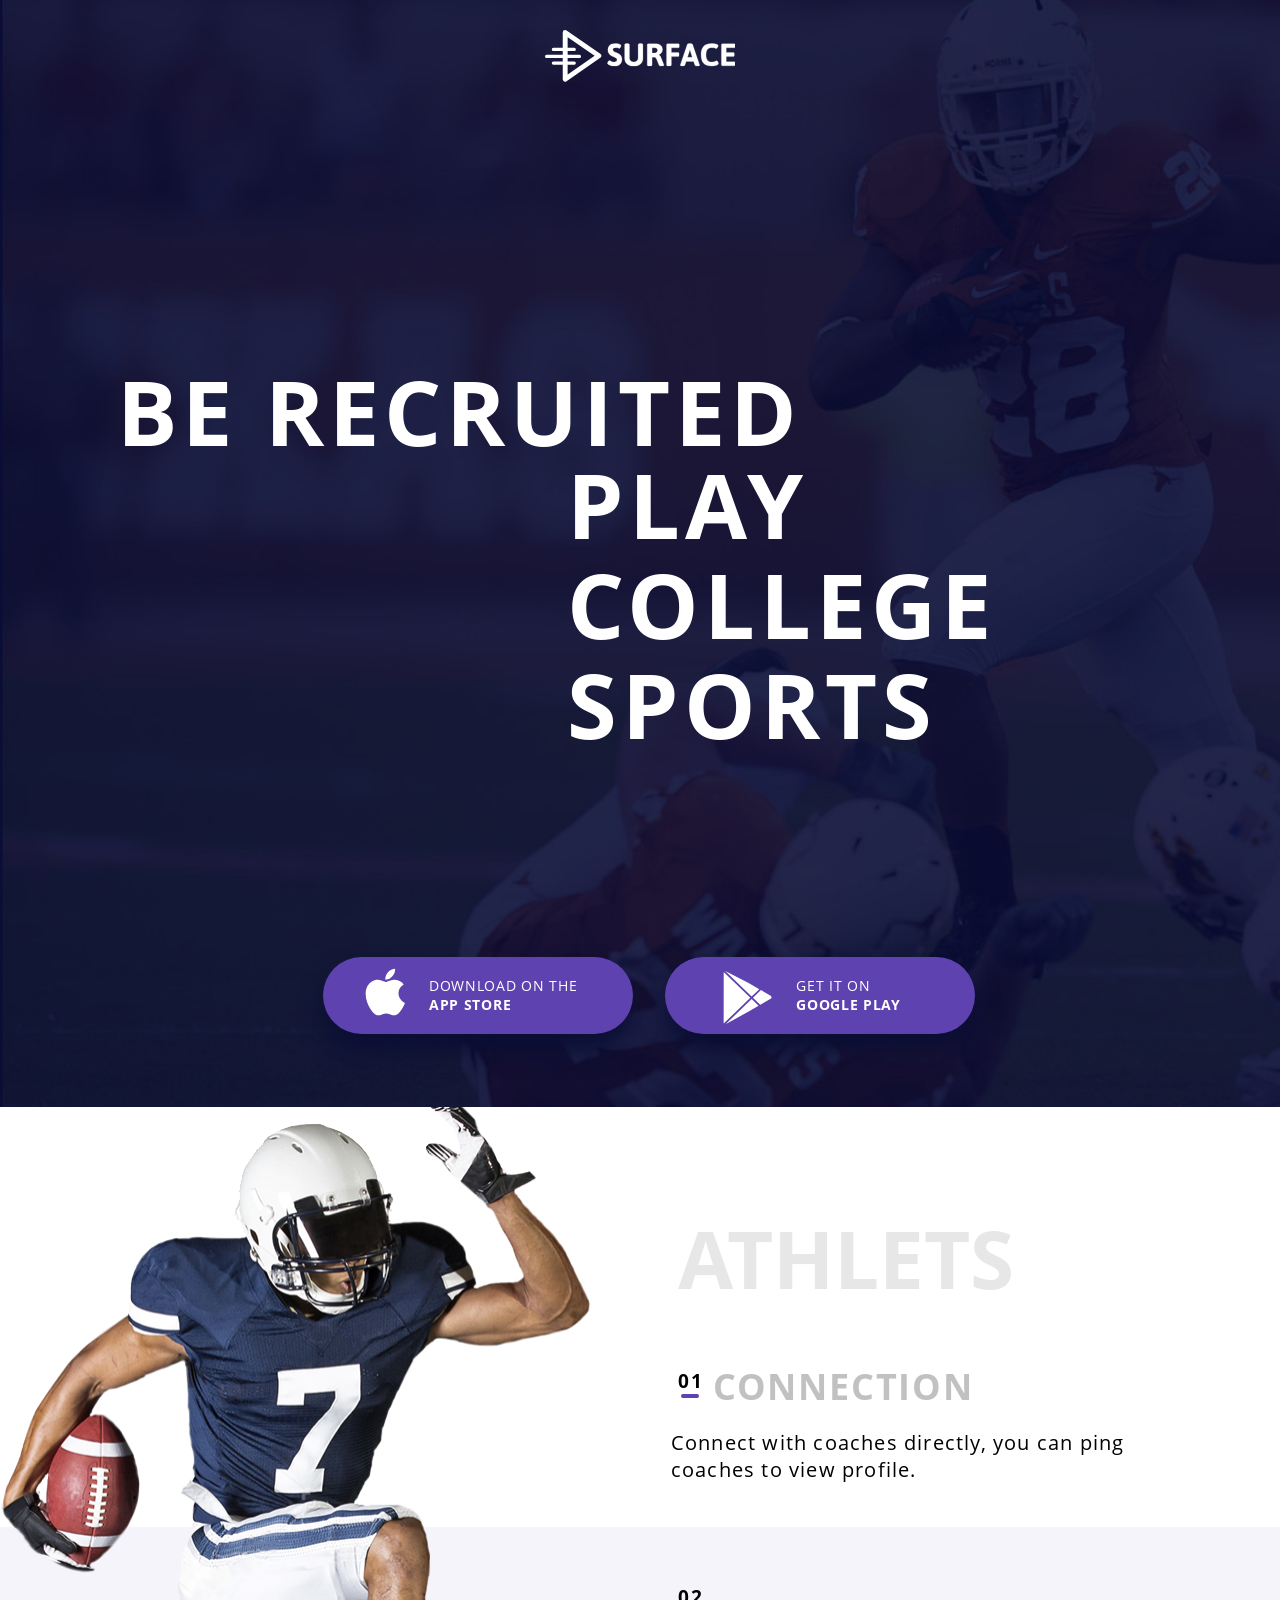
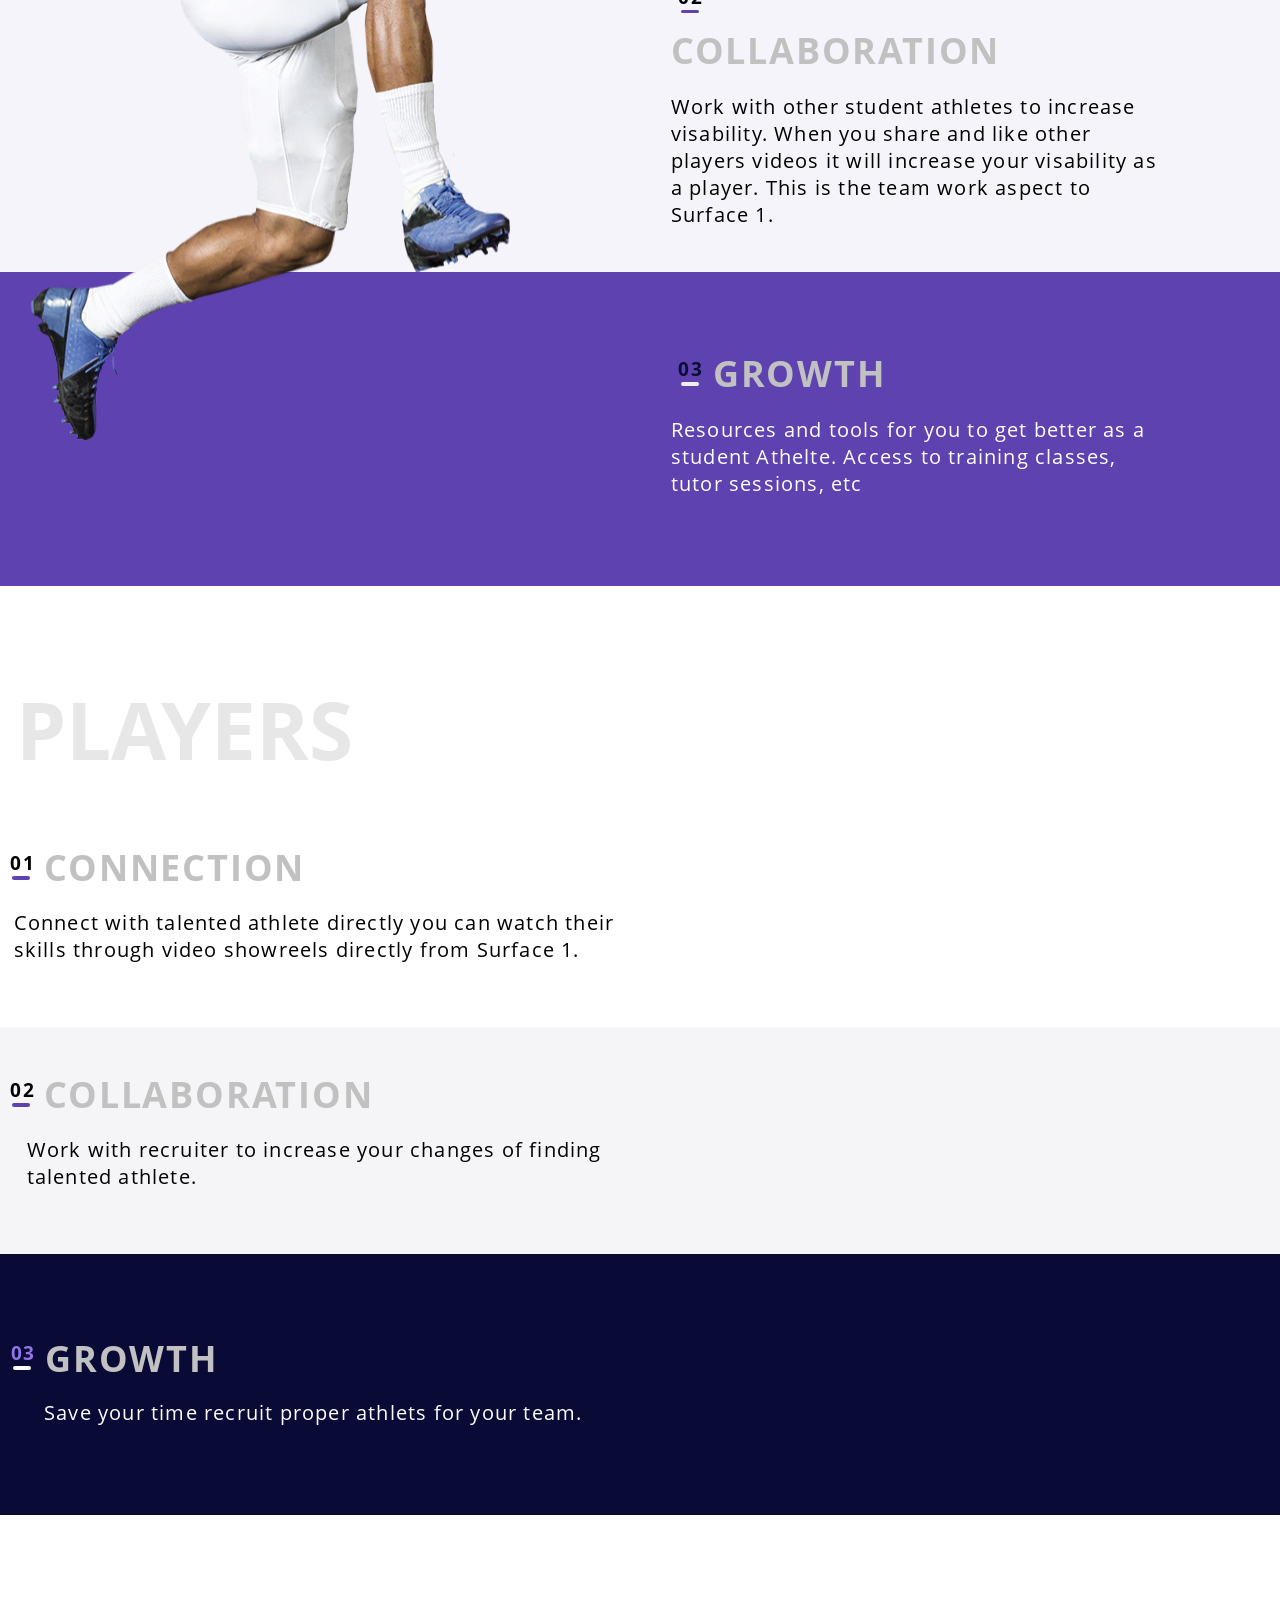
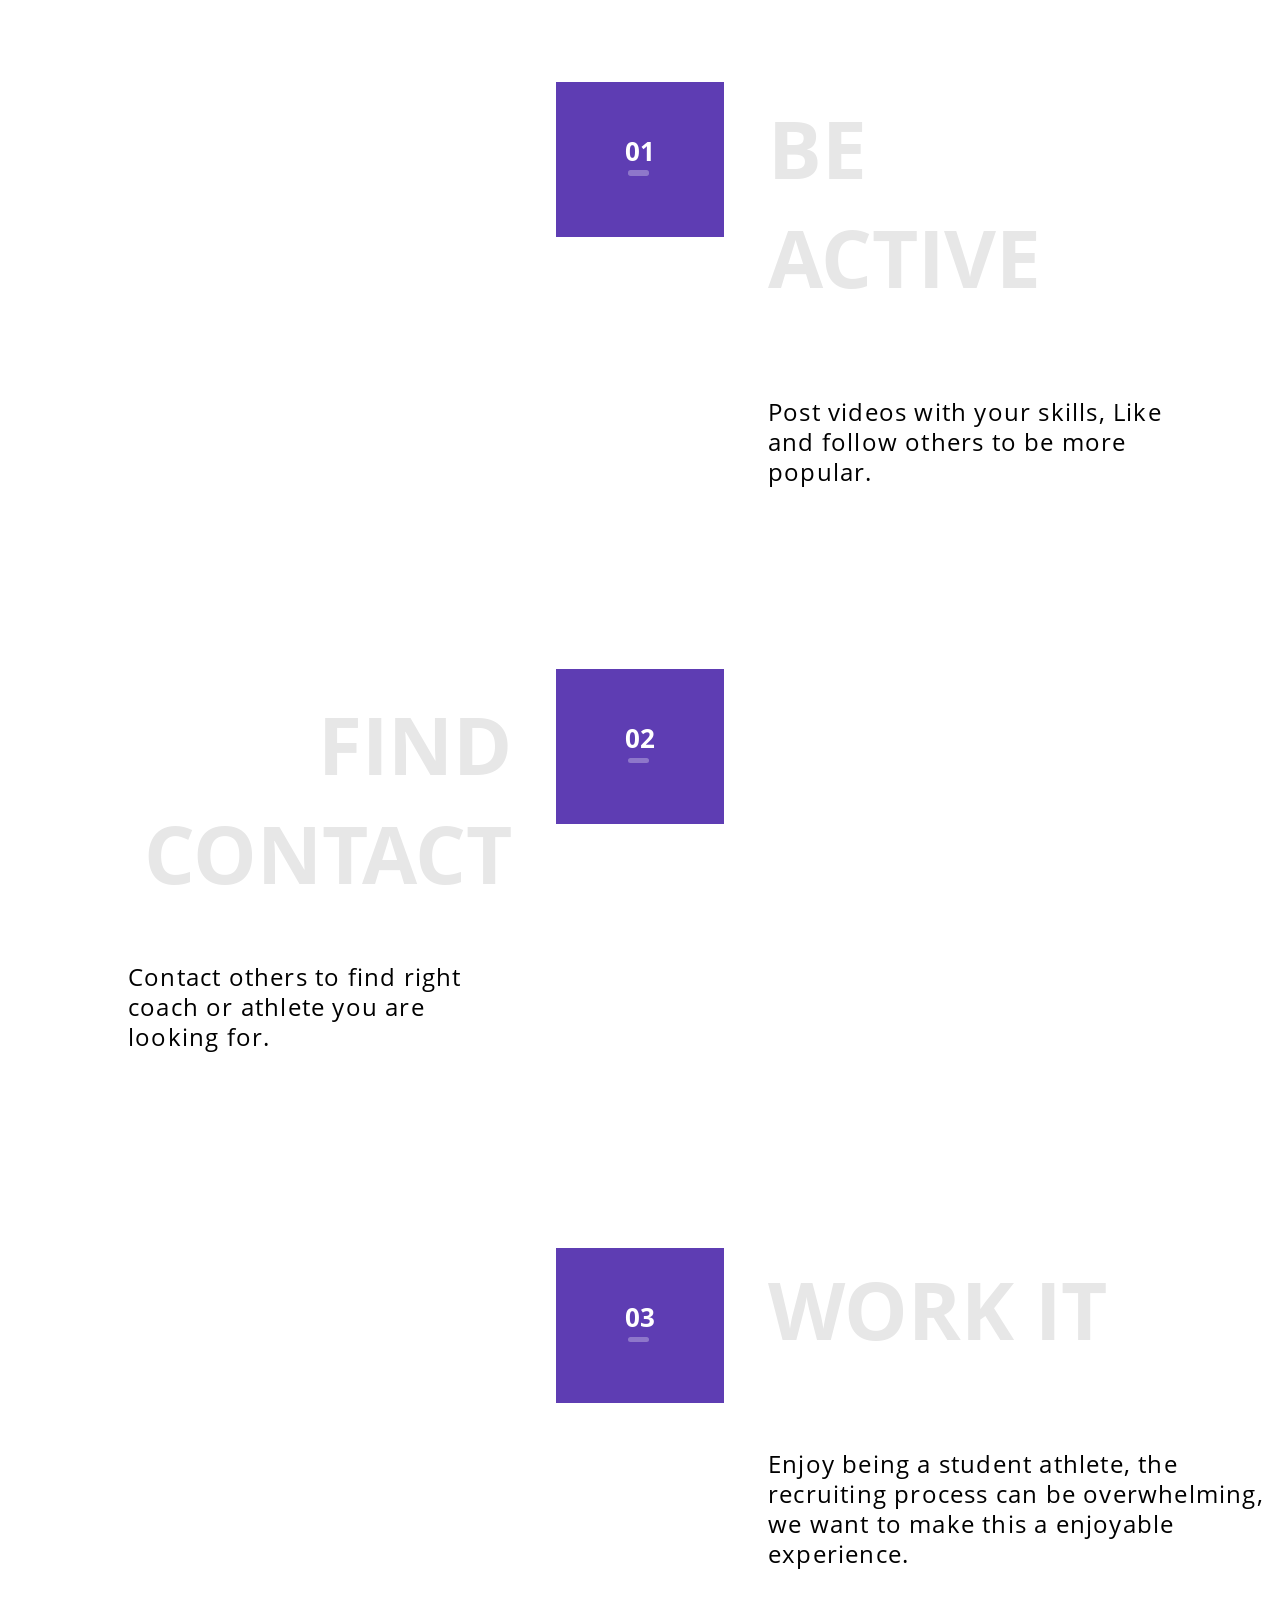
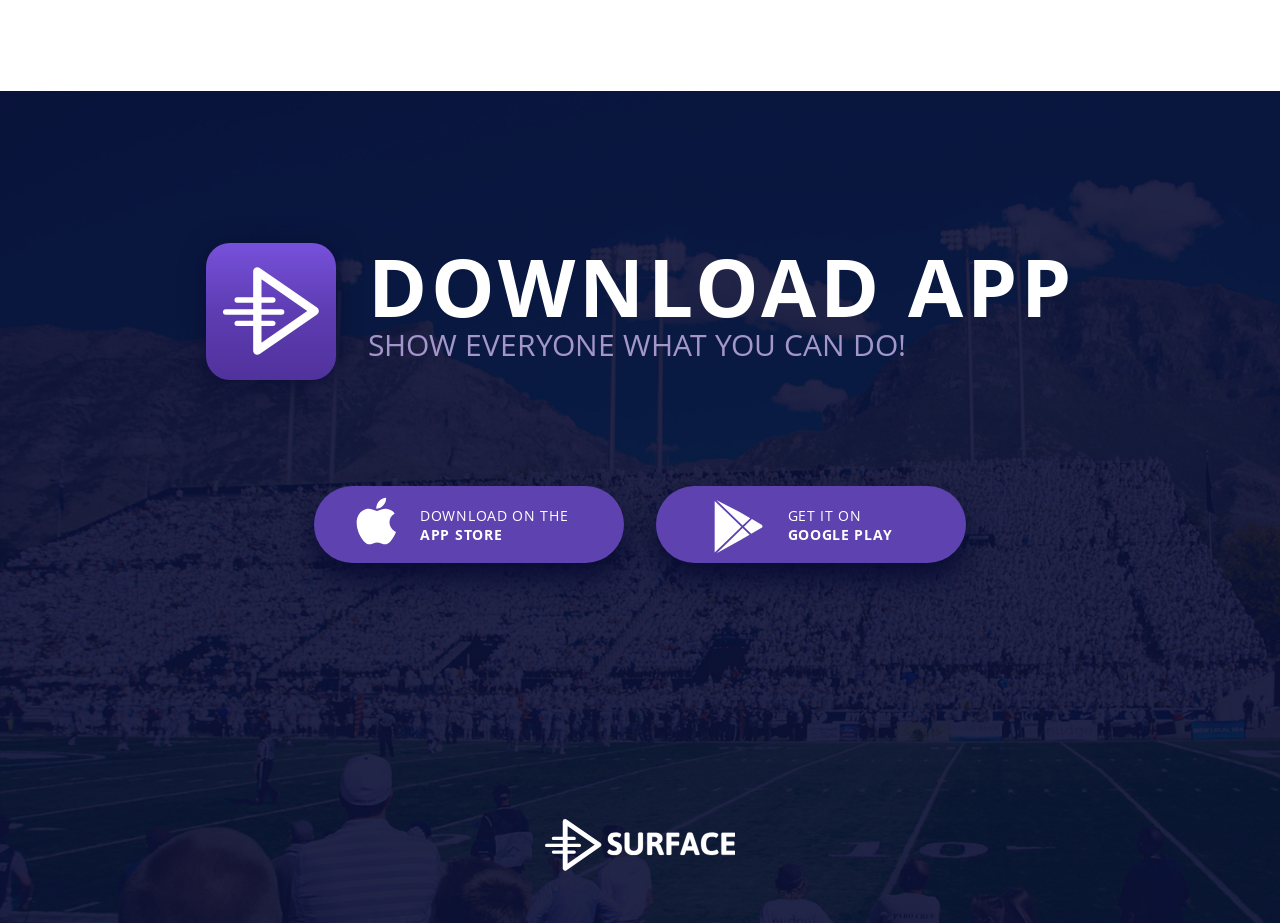
<file: index.html>
<!DOCTYPE html>
<html lang="en">
<head>
    <meta charset="UTF-8">
    <meta name="viewport" content="width=device-width, initial-scale=1.0">
    <meta http-equiv="X-UA-Compatible" content="ie=edge">
    <title>BE RECRUITED PLAY COLLEGE SPORTS</title>
    <link rel="icon" type="image/png" href="images/surface_logo.png">
    <link rel="stylesheet" href="./css/common.css">

    <link rel="stylesheet" href="./css/first_slide/header.css">

    <link rel="stylesheet" href="./css/first_slide/athlets.css">
    <link rel="stylesheet" href="./css/first_slide/player.css">

    <link rel="stylesheet" href="./css/last_slide/motivation.css">
    <link rel="stylesheet" href="./css/last_slide/footer.css">
</head>

<body>
  <header>
    <div class="container">
      <svg class="surface_logo_text" viewBox="0 0 972 264" xmlns="http://www.w3.org/2000/svg">
        <g fill-rule="evenodd">
          <g stroke-linecap="round" stroke-linejoin="round">
            <path fill="none" stroke-width="25" d="M275 132L103 251V13z"/>
            <g stroke-width="16">
              <path d="M42.5 99h107M42.5 169h107M8 135h168"/>
            </g>
          </g>
          <path d="M356.505 184.362c-7.63 0-14.335-.772-20.117-2.316-5.782-1.544-10.202-3.436-13.26-5.676-3.057-2.24-4.586-4.36-4.586-6.357 0-1.575.59-3.512 1.77-5.813 1.182-2.3 2.59-4.283 4.224-5.95 1.635-1.664 2.997-2.496 4.087-2.496.666 0 2.09.575 4.27 1.725 3.268 1.695 6.37 3.057 9.308 4.086 2.937 1.03 6.313 1.544 10.127 1.544 4.238 0 7.826-.832 10.762-2.497 2.936-1.665 4.404-4.587 4.404-8.764 0-2.423-.757-4.512-2.27-6.268-1.514-1.756-3.452-3.24-5.813-4.45-2.36-1.21-5.57-2.634-9.626-4.27l-7.175-3.087c-4.36-2.12-8.1-4.45-11.217-6.993-3.118-2.543-5.66-5.903-7.63-10.08-1.967-4.18-2.95-9.295-2.95-15.35 0-7.386 1.816-13.532 5.45-18.436 3.632-4.904 8.354-8.507 14.167-10.808 5.812-2.3 12.048-3.45 18.71-3.45 5.448 0 10.382.56 14.802 1.68 4.42 1.12 7.887 2.557 10.4 4.313 2.512 1.757 3.768 3.513 3.768 5.27 0 1.452-.47 3.314-1.407 5.584-.94 2.27-2.104 4.254-3.497 5.95-1.393 1.694-2.694 2.542-3.905 2.542-.544 0-1.513-.303-2.905-.908-2.24-.908-4.496-1.65-6.767-2.225-2.27-.575-5.04-.863-8.31-.863-5.63 0-9.536.893-11.715 2.68-2.18 1.785-3.27 3.89-3.27 6.31 0 2.786.742 5.117 2.225 6.994 1.484 1.877 3.36 3.42 5.63 4.632 2.27 1.21 5.435 2.604 9.492 4.178 6.115 2.603 11.11 5.07 14.985 7.402 3.875 2.33 7.22 5.676 10.036 10.035 2.816 4.36 4.224 9.93 4.224 16.712 0 8.295-1.74 15.092-5.222 20.39-3.482 5.297-7.962 9.127-13.442 11.488-5.48 2.362-11.398 3.542-17.755 3.542zm96.724 0c-9.81 0-18.21-1.544-25.204-4.632-6.993-3.087-12.337-7.553-16.03-13.396-3.693-5.842-5.54-12.88-5.54-21.115V74.832c0-1.756.787-3.073 2.36-3.95 1.576-.88 4.028-1.318 7.358-1.318h5.45c3.33 0 5.766.44 7.31 1.317 1.544.878 2.316 2.195 2.316 3.95v68.752c0 3.754.923 7.114 2.77 10.08 1.847 2.968 4.435 5.284 7.765 6.95 3.33 1.664 7.145 2.496 11.444 2.496 4.297 0 8.127-.832 11.487-2.497 3.36-1.665 5.98-3.98 7.856-6.948 1.877-2.967 2.816-6.327 2.816-10.08V74.832c0-1.756.77-3.073 2.315-3.95 1.544-.88 3.98-1.318 7.31-1.318h5.36c3.33 0 5.766.44 7.31 1.317 1.544.878 2.316 2.195 2.316 3.95v70.387c0 8.233-1.846 15.272-5.54 21.114-3.692 5.843-9.036 10.31-16.03 13.396-6.992 3.088-15.393 4.632-25.2 4.632zm78.376-1.09c-6.478 0-9.717-1.695-9.717-5.085V76.377c0-2.24.513-3.86 1.543-4.86 1.03-.998 2.664-1.497 4.904-1.497h31.515c26.76 0 40.142 10.08 40.142 30.243 0 6.115-1.71 11.382-5.13 15.802-3.422 4.42-8.01 7.72-13.76 9.9v.636c1.998.848 4.102 2.665 6.312 5.45s3.98 5.933 5.313 9.445l14.257 35.51c.485 1.454.727 2.483.727 3.09 0 2.118-3.21 3.177-9.627 3.177h-6.63c-5.39 0-8.507-1.12-9.354-3.36l-12.806-31.515c-1.21-2.42-2.377-4.298-3.497-5.63-1.12-1.332-2.68-2.347-4.677-3.043-1.998-.696-4.692-1.044-8.083-1.044h-6.267v39.507c0 3.39-3.24 5.085-9.717 5.085h-5.45zm30.425-66.026c2.18 0 4.24-.62 6.177-1.862 1.938-1.24 3.48-2.92 4.632-5.04 1.15-2.12 1.724-4.45 1.724-6.993 0-3.753-1.226-6.735-3.678-8.945s-5.767-3.315-9.945-3.315h-14.167v26.156h15.258zm68.116 66.026c-6.478 0-9.717-1.695-9.717-5.085V76.377c0-2.24.513-3.86 1.543-4.86 1.03-.998 2.664-1.497 4.904-1.497h53.947c1.696 0 2.922.635 3.678 1.907.757 1.27 1.136 3.33 1.136 6.176v4.904c0 2.846-.38 4.904-1.136 6.176-.756 1.27-1.982 1.907-3.678 1.907h-35.51v23.613h34.33c1.695 0 2.936.636 3.723 1.907.787 1.272 1.18 3.3 1.18 6.085v4.995c0 2.846-.393 4.92-1.18 6.222-.787 1.3-2.028 1.952-3.723 1.952h-34.33v42.323c0 3.39-3.24 5.085-9.718 5.085h-5.45zm70.205 0c-6.6 0-9.9-1.18-9.9-3.542 0-.666.213-1.634.637-2.906l35.6-103.807c.85-2.3 3.907-3.452 9.174-3.452h8.357c5.267 0 8.325 1.15 9.173 3.452l35.6 103.807c.304 1.21.455 2.18.455 2.906 0 1.21-.65 2.104-1.952 2.68-1.302.575-3.346.862-6.13.862h-7.085c-2.543 0-4.586-.257-6.13-.772-1.544-.514-2.498-1.377-2.86-2.588l-6.54-19.708h-38.054l-6.54 19.708c-.665 2.24-3.147 3.36-7.446 3.36h-6.357zm51.496-44.41l-9.173-28.7c-.545-1.453-1.014-3.118-1.408-4.995-.393-1.877-.742-3.663-1.044-5.358h-.635l-.363 1.997c-.606 3.572-1.302 6.357-2.09 8.355l-9.535 28.7h24.25zm97.995 45.5c-18.163 0-31.56-4.722-40.187-14.168-8.628-9.445-12.942-24.127-12.942-44.048 0-38.326 17.983-57.49 53.948-57.49 4.905 0 9.99.486 15.258 1.454 5.268.97 9.672 2.316 13.214 4.042 3.542 1.725 5.313 3.648 5.313 5.767 0 1.513-.605 3.496-1.816 5.948-1.21 2.452-2.65 4.616-4.314 6.493-1.665 1.878-3.133 2.817-4.405 2.817-.303 0-1.12-.303-2.452-.908-2.906-1.212-5.95-2.227-9.127-3.044-3.18-.817-7.222-1.226-12.126-1.226-9.506 0-16.544 3.012-21.116 9.037-4.57 6.024-6.857 15.12-6.857 27.29s2.302 21.344 6.904 27.52c4.6 6.175 11.504 9.263 20.707 9.263 4.784 0 8.947-.484 12.49-1.453 3.54-.97 7.007-2.21 10.398-3.723.18-.06.726-.288 1.634-.682.91-.393 1.575-.59 1.998-.59 1.575 0 3.088.923 4.54 2.77 1.454 1.847 2.635 3.936 3.543 6.267.91 2.33 1.363 4.01 1.363 5.04 0 2.966-1.983 5.48-5.95 7.537-3.965 2.06-8.748 3.588-14.35 4.587-5.6 1-10.82 1.498-15.665 1.498zM907.06 183c-2.24 0-3.875-.515-4.905-1.544-1.03-1.03-1.544-2.664-1.544-4.904V76.377c0-2.24.514-3.86 1.543-4.86 1.03-.998 2.664-1.497 4.905-1.497h59.124c1.695 0 2.92.635 3.678 1.907.757 1.27 1.135 3.33 1.135 6.176v4.904c0 2.846-.378 4.904-1.135 6.176-.757 1.27-1.983 1.907-3.678 1.907h-40.688v23.43h36.328c1.696 0 2.922.637 3.678 1.91.757 1.27 1.136 3.33 1.136 6.174v4.996c0 2.845-.38 4.904-1.136 6.175-.756 1.272-1.982 1.908-3.678 1.908h-36.328v26.156h40.778c1.696 0 2.922.635 3.68 1.906.756 1.272 1.134 3.3 1.134 6.085v5.087c0 2.846-.378 4.904-1.135 6.176-.756 1.27-1.982 1.907-3.678 1.907h-59.214z"/>
          </g>
        </svg>
        <div class="header_title">
          <span class="title_left">Be recruited</span>
          <span class="title_right">Play college sports</span>
        </div>
        <div class="button">
          <div class="button_left">
            <svg class="apple_logo" xmlns="http://www.w3.org/2000/svg" viewBox="0 0 170 170">
              <path d="M150.37 130.25c-2.45 5.66-5.35 10.87-8.71 15.66-4.58 6.53-8.33 11.05-11.22 13.56-4.48 4.12-9.28 6.23-14.42 6.35-3.69 0-8.14-1.05-13.32-3.18-5.197-2.12-9.973-3.17-14.34-3.17-4.58 0-9.492 1.05-14.746 3.17-5.262 2.13-9.5 3.24-12.742 3.35-4.93.21-9.842-1.96-14.746-6.52-3.13-2.73-7.045-7.41-11.735-14.04-5.03-7.08-9.168-15.29-12.41-24.65-3.47-10.11-5.21-19.9-5.21-29.378 0-10.857 2.346-20.22 7.045-28.068C27.508 57.03 32.42 52.06 38.57 48.41s12.793-5.51 19.948-5.63c3.915 0 9.05 1.21 15.43 3.59 6.36 2.39 10.446 3.6 12.237 3.6 1.34 0 5.877-1.416 13.57-4.24 7.275-2.617 13.415-3.7 18.445-3.274 13.63 1.1 23.87 6.473 30.68 16.153-12.19 7.385-18.22 17.73-18.1 31 .11 10.338 3.86 18.94 11.23 25.77 3.34 3.17 7.07 5.62 11.22 7.36-.9 2.61-1.85 5.11-2.86 7.51zM119.11 7.24c0 8.102-2.96 15.667-8.86 22.67-7.12 8.323-15.732 13.133-25.07 12.374-.12-.972-.19-1.995-.19-3.07 0-7.778 3.387-16.102 9.4-22.908 3.002-3.446 6.82-6.31 11.45-8.597 4.62-2.253 8.99-3.498 13.1-3.71.12 1.082.17 2.165.17 3.24z"/>
            </svg>
            <span class="logo_top">Download on the</span>
            <span class="logo_bottom">App store</span>
          </div>
          <div class="button_right">
            <svg class="google_play" xmlns="http://www.w3.org/2000/svg" viewBox="0 0 505.499 505.499">
              <path d="M471.497 234.466l-92.082-53.135-75.733 73.208 69.215 66.907 98.6-56.91c5.43-3.133 8.677-8.756 8.677-15.03 0-6.275-3.245-11.898-8.677-15.04zM363.785 172.3l-101.332-58.497L40.375 0l250.828 242.47M44.063 505.5l218.77-120.512 94.435-54.515-66.065-63.87M25.56 9.815l-.236 489.67L278.72 254.534"/>
            </svg>
            <span class="logo_top">Get it on</span>
            <span class="logo_bottom">Google play</span>
          </div>
        </div>
      </div>
    </header>

    <main>
      <section class="athlets">
        <h2 class="sportsman_title">Athlets</h2>
        <picture>
          <source srcset="images/desktop/athlets.png"
            media="(min-width: 961px)">
          <source srcset="images/tablets/athlets.png"
            media="(min-width: 641px) and (max-width: 960px)">
          <source srcset="images/mobile/athlets.png"
            media="(max-width: 640px)">
          <img
            src="images/mobile/athlets.png"
            alt="Player">
        </picture>
        <div class="sportsman">
          <h3 class="sportsman_parag_title">
            <span class="number">01</span>
            Connection
          </h3>
          <p>
              Connect with coaches directly, you can ping coaches to view profile.
          </p>
        </div>
        <div class="sportsman">
          <h3 class="sportsman_parag_title">
            <span class="number">02</span>
            Collaboration
          </h3>
          <p>
            Work with other student athletes to increase visability. When you share and like other players videos it will increase your visability as a player. This is the team work aspect to Surface 1.
          </p>
        </div>
        <div class="sportsman">
          <h3 class="sportsman_parag_title">
            <span class="number">03</span>
            Growth
          </h3>
          <p>
            Resources and tools for you
            to get better as a student Athelte.
            Access to training classes, tutor sessions, etc
          </p>
        </div>
      </section>

      <section class="player">
        <h2 class="sportsman_title">Players</h2>
        <picture>
          <source srcset="images/desktop/player.png"
            media="(min-width: 961px)">
          <source srcset="images/tablets/player.png"
            media="(min-width: 641px) and (max-width: 960px)">
          <source srcset="images/mobile/player.png"
            media="(max-width: 640px)">
          <img
            src="images/mobile/player.png"
            alt="Player">
        </picture>

        <div class="sportsman">
          <h3 class="sportsman_parag_title">
            <span class="number">01</span>
            Connection
          </h3>
          <p class="tablets">
            Connect with talented athlete directly, you can watch their skills.
          </p>
          <p class="desktop">
            Connect with talented athlete directly you can watch their skills through video showreels directly from Surface 1.
          </p>
        </div>

        <div class="sportsman">
          <h3 class="sportsman_parag_title">
            <span class="number">02</span>
            Collaboration
          </h3>
          <p class="tablets">
            Work with recruiter to increase your chances of findingtalented athlete.
          </p>
          <p class="desktop">
            Work with recruiter to increase your changes of finding<br>
            talented athlete.
          </p>
        </div>

        <div class="sportsman">
          <h3 class="sportsman_parag_title">
            <span class="number">03</span>
            Growth
          </h3>
          <p>
            Save your time recruit proper athlets for your team.
          </p>
        </div>
      </section>

      <section class="motivation">
        <div class="img">
          <picture>
            <source media="(min-width: 961px)"
              srcset="images/desktop/be_active.jpg">
            <source media="(min-width: 641px) and (max-width: 960px)"
              srcset="./images/tablets/be_active.jpg">
            <source media="(max-width: 640px)"
              srcset="./images/mobile/be_active.jpg">
            <img class="be_active_img"
              src="./images/mobile/be_active.jpg"
              alt="Be active!">
          </picture>
        </div>
        <div class="number_box">
          <span class="number">01</span>
        </div>
        <div class="context">
          <h2 class="motivation_title">Be active</h2>
          <p>
            Post videos with your skills,
            Like and follow others to be
            more popular.
          </p>
        </div>
      </section>

      <section class="motivation">
        <div class="img">
          <picture>
            <source media="(min-width: 961px)"
              srcset="images/desktop/find_contact.jpg">
            <source media="(min-width: 641px) and (max-width: 960px)"
              srcset="./images/tablets/find_contact.jpg">
            <source media="(max-width: 640px)"
              srcset="./images/mobile/find_contact.jpg">
            <img class="be_active_img"
              src="./images/mobile/find_contact.jpg"
              alt="Find contact!">
          </picture>
        </div>
        <div class="number_box">
          <span class="number">02</span>
        </div>
        <div class="context">
          <h2 class="motivation_title">Find contact</h2>
          <p>
            Contact others to find right
            coach or athlete you are looking for.
          </p>
        </div>
      </section>

      <section class="motivation">
        <div class="img">
          <picture>
            <source media="(min-width: 961px)"
              srcset="images/desktop/work_it.png">
            <source media="(min-width: 641px) and (max-width: 960px)"
              srcset="./images/tablets/work_it.jpg">
            <source media="(max-width: 640px)"
              srcset="./images/mobile/work_it.jpg">
            <img class="be_active_img"
              src="./images/mobile/work_it.jpg"
              alt="Work it!">
          </picture>
        </div>
        <div class="number_box">
          <span class="number">03</span>
        </div>
        <div class="context">
          <h2 class="motivation_title">Work it</h2>
          <p>
            Enjoy being a student athlete,
            the recruiting process can be overwhelming,
            we want to make this a enjoyable experience.
          </p>
        </div>
      </section>
    </main>

   <footer>
    <div class="top_footer">
      <div class="footer_surface">
        <svg class="surface_logo" viewBox="0 0 288 264" xmlns="http://www.w3.org/2000/svg">
          <g fill="none" fill-rule="evenodd" stroke-linecap="round" stroke-linejoin="round">
            <path stroke-width="25" d="M275 132L103 251V13z"/>
            <g stroke-width="16">
              <path d="M42.5 99h107M42.5 169h107M8 135h168"/>
            </g>
          </g>
        </svg>
      </div>
      <div class="context">
        <h2 class="footer_title">Download app</h2>
        <h4>show everyone what you can do!</h4>
      </div>
    </div>

    <div class="button">
      <div class="button_left">
        <svg class="apple_logo" xmlns="http://www.w3.org/2000/svg" viewBox="0 0 170 170">
          <path d="M150.37 130.25c-2.45 5.66-5.35 10.87-8.71 15.66-4.58 6.53-8.33 11.05-11.22 13.56-4.48 4.12-9.28 6.23-14.42 6.35-3.69 0-8.14-1.05-13.32-3.18-5.197-2.12-9.973-3.17-14.34-3.17-4.58 0-9.492 1.05-14.746 3.17-5.262 2.13-9.5 3.24-12.742 3.35-4.93.21-9.842-1.96-14.746-6.52-3.13-2.73-7.045-7.41-11.735-14.04-5.03-7.08-9.168-15.29-12.41-24.65-3.47-10.11-5.21-19.9-5.21-29.378 0-10.857 2.346-20.22 7.045-28.068C27.508 57.03 32.42 52.06 38.57 48.41s12.793-5.51 19.948-5.63c3.915 0 9.05 1.21 15.43 3.59 6.36 2.39 10.446 3.6 12.237 3.6 1.34 0 5.877-1.416 13.57-4.24 7.275-2.617 13.415-3.7 18.445-3.274 13.63 1.1 23.87 6.473 30.68 16.153-12.19 7.385-18.22 17.73-18.1 31 .11 10.338 3.86 18.94 11.23 25.77 3.34 3.17 7.07 5.62 11.22 7.36-.9 2.61-1.85 5.11-2.86 7.51zM119.11 7.24c0 8.102-2.96 15.667-8.86 22.67-7.12 8.323-15.732 13.133-25.07 12.374-.12-.972-.19-1.995-.19-3.07 0-7.778 3.387-16.102 9.4-22.908 3.002-3.446 6.82-6.31 11.45-8.597 4.62-2.253 8.99-3.498 13.1-3.71.12 1.082.17 2.165.17 3.24z"/>
        </svg>
        <span class="logo_top">Download on the</span>
        <span class="logo_bottom">App store</span>
      </div>
      <div class="button_right">
        <svg class="google_play" xmlns="http://www.w3.org/2000/svg" viewBox="0 0 505.499 505.499">
          <path d="M471.497 234.466l-92.082-53.135-75.733 73.208 69.215 66.907 98.6-56.91c5.43-3.133 8.677-8.756 8.677-15.03 0-6.275-3.245-11.898-8.677-15.04zM363.785 172.3l-101.332-58.497L40.375 0l250.828 242.47M44.063 505.5l218.77-120.512 94.435-54.515-66.065-63.87M25.56 9.815l-.236 489.67L278.72 254.534"/>
        </svg>
        <span class="logo_top">Get it on</span>
        <span class="logo_bottom">Google play</span>
      </div>
    </div>
    <svg class="surface_logo_text" viewBox="0 0 972 264" xmlns="http://www.w3.org/2000/svg">
      <g fill-rule="evenodd">
        <g stroke-linecap="round" stroke-linejoin="round">
          <path fill="none" stroke-width="25" d="M275 132L103 251V13z"/>
          <g stroke-width="16">
            <path d="M42.5 99h107M42.5 169h107M8 135h168"/>
          </g>
        </g>
        <path d="M356.505 184.362c-7.63 0-14.335-.772-20.117-2.316-5.782-1.544-10.202-3.436-13.26-5.676-3.057-2.24-4.586-4.36-4.586-6.357 0-1.575.59-3.512 1.77-5.813 1.182-2.3 2.59-4.283 4.224-5.95 1.635-1.664 2.997-2.496 4.087-2.496.666 0 2.09.575 4.27 1.725 3.268 1.695 6.37 3.057 9.308 4.086 2.937 1.03 6.313 1.544 10.127 1.544 4.238 0 7.826-.832 10.762-2.497 2.936-1.665 4.404-4.587 4.404-8.764 0-2.423-.757-4.512-2.27-6.268-1.514-1.756-3.452-3.24-5.813-4.45-2.36-1.21-5.57-2.634-9.626-4.27l-7.175-3.087c-4.36-2.12-8.1-4.45-11.217-6.993-3.118-2.543-5.66-5.903-7.63-10.08-1.967-4.18-2.95-9.295-2.95-15.35 0-7.386 1.816-13.532 5.45-18.436 3.632-4.904 8.354-8.507 14.167-10.808 5.812-2.3 12.048-3.45 18.71-3.45 5.448 0 10.382.56 14.802 1.68 4.42 1.12 7.887 2.557 10.4 4.313 2.512 1.757 3.768 3.513 3.768 5.27 0 1.452-.47 3.314-1.407 5.584-.94 2.27-2.104 4.254-3.497 5.95-1.393 1.694-2.694 2.542-3.905 2.542-.544 0-1.513-.303-2.905-.908-2.24-.908-4.496-1.65-6.767-2.225-2.27-.575-5.04-.863-8.31-.863-5.63 0-9.536.893-11.715 2.68-2.18 1.785-3.27 3.89-3.27 6.31 0 2.786.742 5.117 2.225 6.994 1.484 1.877 3.36 3.42 5.63 4.632 2.27 1.21 5.435 2.604 9.492 4.178 6.115 2.603 11.11 5.07 14.985 7.402 3.875 2.33 7.22 5.676 10.036 10.035 2.816 4.36 4.224 9.93 4.224 16.712 0 8.295-1.74 15.092-5.222 20.39-3.482 5.297-7.962 9.127-13.442 11.488-5.48 2.362-11.398 3.542-17.755 3.542zm96.724 0c-9.81 0-18.21-1.544-25.204-4.632-6.993-3.087-12.337-7.553-16.03-13.396-3.693-5.842-5.54-12.88-5.54-21.115V74.832c0-1.756.787-3.073 2.36-3.95 1.576-.88 4.028-1.318 7.358-1.318h5.45c3.33 0 5.766.44 7.31 1.317 1.544.878 2.316 2.195 2.316 3.95v68.752c0 3.754.923 7.114 2.77 10.08 1.847 2.968 4.435 5.284 7.765 6.95 3.33 1.664 7.145 2.496 11.444 2.496 4.297 0 8.127-.832 11.487-2.497 3.36-1.665 5.98-3.98 7.856-6.948 1.877-2.967 2.816-6.327 2.816-10.08V74.832c0-1.756.77-3.073 2.315-3.95 1.544-.88 3.98-1.318 7.31-1.318h5.36c3.33 0 5.766.44 7.31 1.317 1.544.878 2.316 2.195 2.316 3.95v70.387c0 8.233-1.846 15.272-5.54 21.114-3.692 5.843-9.036 10.31-16.03 13.396-6.992 3.088-15.393 4.632-25.2 4.632zm78.376-1.09c-6.478 0-9.717-1.695-9.717-5.085V76.377c0-2.24.513-3.86 1.543-4.86 1.03-.998 2.664-1.497 4.904-1.497h31.515c26.76 0 40.142 10.08 40.142 30.243 0 6.115-1.71 11.382-5.13 15.802-3.422 4.42-8.01 7.72-13.76 9.9v.636c1.998.848 4.102 2.665 6.312 5.45s3.98 5.933 5.313 9.445l14.257 35.51c.485 1.454.727 2.483.727 3.09 0 2.118-3.21 3.177-9.627 3.177h-6.63c-5.39 0-8.507-1.12-9.354-3.36l-12.806-31.515c-1.21-2.42-2.377-4.298-3.497-5.63-1.12-1.332-2.68-2.347-4.677-3.043-1.998-.696-4.692-1.044-8.083-1.044h-6.267v39.507c0 3.39-3.24 5.085-9.717 5.085h-5.45zm30.425-66.026c2.18 0 4.24-.62 6.177-1.862 1.938-1.24 3.48-2.92 4.632-5.04 1.15-2.12 1.724-4.45 1.724-6.993 0-3.753-1.226-6.735-3.678-8.945s-5.767-3.315-9.945-3.315h-14.167v26.156h15.258zm68.116 66.026c-6.478 0-9.717-1.695-9.717-5.085V76.377c0-2.24.513-3.86 1.543-4.86 1.03-.998 2.664-1.497 4.904-1.497h53.947c1.696 0 2.922.635 3.678 1.907.757 1.27 1.136 3.33 1.136 6.176v4.904c0 2.846-.38 4.904-1.136 6.176-.756 1.27-1.982 1.907-3.678 1.907h-35.51v23.613h34.33c1.695 0 2.936.636 3.723 1.907.787 1.272 1.18 3.3 1.18 6.085v4.995c0 2.846-.393 4.92-1.18 6.222-.787 1.3-2.028 1.952-3.723 1.952h-34.33v42.323c0 3.39-3.24 5.085-9.718 5.085h-5.45zm70.205 0c-6.6 0-9.9-1.18-9.9-3.542 0-.666.213-1.634.637-2.906l35.6-103.807c.85-2.3 3.907-3.452 9.174-3.452h8.357c5.267 0 8.325 1.15 9.173 3.452l35.6 103.807c.304 1.21.455 2.18.455 2.906 0 1.21-.65 2.104-1.952 2.68-1.302.575-3.346.862-6.13.862h-7.085c-2.543 0-4.586-.257-6.13-.772-1.544-.514-2.498-1.377-2.86-2.588l-6.54-19.708h-38.054l-6.54 19.708c-.665 2.24-3.147 3.36-7.446 3.36h-6.357zm51.496-44.41l-9.173-28.7c-.545-1.453-1.014-3.118-1.408-4.995-.393-1.877-.742-3.663-1.044-5.358h-.635l-.363 1.997c-.606 3.572-1.302 6.357-2.09 8.355l-9.535 28.7h24.25zm97.995 45.5c-18.163 0-31.56-4.722-40.187-14.168-8.628-9.445-12.942-24.127-12.942-44.048 0-38.326 17.983-57.49 53.948-57.49 4.905 0 9.99.486 15.258 1.454 5.268.97 9.672 2.316 13.214 4.042 3.542 1.725 5.313 3.648 5.313 5.767 0 1.513-.605 3.496-1.816 5.948-1.21 2.452-2.65 4.616-4.314 6.493-1.665 1.878-3.133 2.817-4.405 2.817-.303 0-1.12-.303-2.452-.908-2.906-1.212-5.95-2.227-9.127-3.044-3.18-.817-7.222-1.226-12.126-1.226-9.506 0-16.544 3.012-21.116 9.037-4.57 6.024-6.857 15.12-6.857 27.29s2.302 21.344 6.904 27.52c4.6 6.175 11.504 9.263 20.707 9.263 4.784 0 8.947-.484 12.49-1.453 3.54-.97 7.007-2.21 10.398-3.723.18-.06.726-.288 1.634-.682.91-.393 1.575-.59 1.998-.59 1.575 0 3.088.923 4.54 2.77 1.454 1.847 2.635 3.936 3.543 6.267.91 2.33 1.363 4.01 1.363 5.04 0 2.966-1.983 5.48-5.95 7.537-3.965 2.06-8.748 3.588-14.35 4.587-5.6 1-10.82 1.498-15.665 1.498zM907.06 183c-2.24 0-3.875-.515-4.905-1.544-1.03-1.03-1.544-2.664-1.544-4.904V76.377c0-2.24.514-3.86 1.543-4.86 1.03-.998 2.664-1.497 4.905-1.497h59.124c1.695 0 2.92.635 3.678 1.907.757 1.27 1.135 3.33 1.135 6.176v4.904c0 2.846-.378 4.904-1.135 6.176-.757 1.27-1.983 1.907-3.678 1.907h-40.688v23.43h36.328c1.696 0 2.922.637 3.678 1.91.757 1.27 1.136 3.33 1.136 6.174v4.996c0 2.845-.38 4.904-1.136 6.175-.756 1.272-1.982 1.908-3.678 1.908h-36.328v26.156h40.778c1.696 0 2.922.635 3.68 1.906.756 1.272 1.134 3.3 1.134 6.085v5.087c0 2.846-.378 4.904-1.135 6.176-.756 1.27-1.982 1.907-3.678 1.907h-59.214z"/>
      </g>
    </svg>
  </footer>

</body>
</html>
</file>
<file: css/common.css>
@import "fonts.css";
body {
  margin: 0;
  background-color: #fff;
  font-family: OpenSansRegular;
  box-sizing: border-box;
}
.header_title, h2, h3, .number, .logo_bottom {
  font-family: OpenSansBold;
  text-transform: uppercase;
}
h2 {
  color: #e7e7e7;
}
img {
  width: 100%;
}
footer, header {
  color: #ffffff;
	text-transform: uppercase;
  background-size: cover;
  background-color: #0a0d34;
  background-repeat: no-repeat;
}
.sportsman_parag_title {
  letter-spacing: 0.05em;
  color: #c1c1c1;
}
.sportsman .number {
  color: #000000;
}
.sportsman .number::after {
  top: 100%;
}
.sportsman:not(:last-child) .number::after {
  background-color: #5e42b0;
}
.sportsman:not(:last-child) p {
  color: #000;
}
.sportsman:nth-last-child(1) {
  color: white;
}
.athlets, .player{
	position: relative;
	overflow: hidden;
}

.google_play, .apple_logo {
  position: absolute;
}
.button {
  display: flex;
}
.button_left:hover,
.button_right:hover {
  background-image: linear-gradient(to top, #50329c 0%, #5e42b0 100%, #7751db 100%);
}

.logo_top {
  margin-top: auto;
  letter-spacing: 0.7px;
}
.logo_bottom {
  margin-bottom: auto;
  letter-spacing: 0.7px;
}
.button_left, .button_right {
  cursor: pointer;
  fill: white;
  display: flex;
  flex-direction: column;
  border-radius: 2.86em;
  box-shadow: 0 16px 24px #0a0e34;
  background-color: #5e42b0;
}
.surface_logo_text {
  stroke: white;
  fill: white;
  text-align: center;
  margin-left: auto;
  margin-right: auto;
}
.number {
  margin-right: auto;
  margin-left: auto;
  position: relative;
}
.number::after {
  width: 70%;
  content: '';
  height: 0.2em;
  left: 10%;
  border-radius: 0.1em;
  position: absolute;
}
.player img, .athlets img {
  background-size: contain;
	position: absolute;
}

@media (min-width: 961px) {
  h3 {
    font-size: 2.25rem;
  }
  h2 {
     font-size: 5rem;
  }
  .sportsman {
    padding-bottom: 1.9vw;
    padding-top: 2em;
  }
  .sportsman p {
    max-width: 40em;
		font-size: 1.25rem;
		font-weight: 400;
		letter-spacing: 0.06em;
  }
  .sportsman .tablets {
    display: none;
  }
  .button {
    margin-top: 14.5em;
    min-height: 5.5em;
    font-size: 0.875rem;
  }
  .button_left, .button_right {
    min-width: 19.4rem;
  }
  .apple_logo {
    padding-top: 0.75em;
    padding-left: 2.7em;
    width: 3.5em;
  }
  .google_play {
    padding-top: 1em;
    margin-left: 4em;
    width: 3.8em;
  }
	.sportsman .number {
    top: -0.6em;
    left: 0.4em;
    margin-right: 0.3em;
    font-size: 1.2rem;
	}
  .button_right .logo_bottom, .button_right .logo_top {
    margin-left: 9.4em;
  }
  .button_left .logo_bottom, .button_left .logo_top {
    margin-left: 7.6em;
  }
  .button_left {
    margin-right: 2.5%;
  }
}

@media (min-width: 641px) and (max-width: 960px) {
	h2 {
    font-size: 10.4vw;
	}
	h3 {
    font-size: 4.1vw;
	}
  .sportsman {
    padding-bottom: 1.9vw;
  }
  .sportsman_parag_title {
    margin-bottom: 0.8vw;
  }
  .sportsman .desktop {
    display: none;
  }
  .button {
    margin-top: 38.8vw;
  }
  .logo_top {
    padding-top: 0.7em;
  }

  .button {
    font-size: 1.8vw;
    min-height: 5.5em;
  }
  .button_left, .button_right {
    min-width: 39.5vw;
  }
	.apple_logo {
    padding-left: 2.65em;
    padding-top: 1.14em;
    width: 3.2em;
  }
  .google_play {
    padding-top: 1.3em;
    margin-left: 3.75em;
    width: 3.2em;
  }
	.sportsman p {
    font-size: 2vw;
    top: 0;
    font-weight: 400;
    line-height: 28px;
    letter-spacing: 0.8px;
	}
	.sportsman .number {
    font-size: 2.6vw;
		top: -1.2vw;
	}
  .button_right .logo_bottom, .button_right .logo_top {
    margin-left: 38.7%;
  }
  .button_left .logo_bottom, .button_left .logo_top {
    margin-left: 32.2%;
  }
  .logo_top {
    padding-bottom: 0.02vw;
    padding-top: 0.02vw;
  }
  .button_left {
    margin-right: 5.2vw;
  }

}

@media (min-width: 641px) {
  .button_left {
    margin-left: auto;
  }
  .button_right {
    margin-right: auto;
  }
}

@media (max-width: 640px) {
  .button {
    font-size: 2.5vw;
    flex-direction: column;
    margin-top: 27vw;
  }
  .button_right, .button_left {
    min-height: 10.9vw;
    width: 87.5vw;
    margin: 0 auto;
  }
  .button_left {
    margin-bottom: 4.7vw;
  }
  .logo_bottom, .logo_top {
    margin-left: 38.1vw;
  }
  .apple_logo, .google_play {
    margin-top: 1.8vw;
    height: 7.5vw;
    margin-left: 25.6vw;
  }
  .apple_logo {
    width: 6.25vw;
  }
  .google_play {
    width: 6.875vw;
  }
	.sportsman p {
		line-height: 1.2em;
		letter-spacing: 0.05em;
    font-size: 4.7vw;
	}
  .sportsman {
    padding-bottom: 10.9vw;
    padding-top: 0.9vw;
  }
	.sportsman_title, .sportsman {
	  padding-left: 7.25vw;
	}
  .sportsman .number {
    font-size: 4vw;
    top: -3vw;
  }
  .sportsman_title {
    font-size: 16vw;
    margin-top: 2.1vw;
    margin-bottom: 74.25vw;
  }
  .sportsman_prag_title {
    font-size: 8vw;
    margin-bottom: 4.8vw;
    margin-top: 12vw;
  }
  .sportsman .desktop {
    display: none;
  }

}
</file>
<file: css/first_slide/header.css>
header .container {
  display: flex;
  flex-direction: column;
}
.header_title {
  display: flex;
  flex-direction: column;
}
@media (min-width: 961px) {
  header .surface_logo_text {
    width: 11.9rem;
    margin-left: auto;
    margin-right: auto;
    margin-top: 2.34%;
  }
  .header_title {
    margin-top: 2.98em;
    margin-right: auto;
    margin-left: auto;

    font-size: 5.625rem;
    font-weight: 700;
    max-width: 81.7%;
  }
  .title_left {
    margin-right: auto;
    letter-spacing: 0.055em;
  }
  .title_right {
    margin-top: -0.2em;
    margin-left: 5em;
    line-height: 100px;
    letter-spacing: 0.055em;
  }
  header {
    position: relative;
    background-image: url("../../images/desktop/top_sport.jpg");
    z-index: 4;
  }
  header .button {
    padding-bottom: 5.7vw;
    margin-left: 1.25em;
  }
}
@media (min-width: 641px) and (max-width: 960px) {
  header {
    background-image: url("../../images/tablets/top_sport.jpg");
  }
  header .surface_logo_text {
    height: 8vw;
    margin-left: 35vw;
    margin-top: 4.8vw;
    width: 26vw;
  }
  .header_title {
    margin-right: auto;
    margin-left: auto;
    font-size: 8.3vw;
    margin-top: 17vw;
    max-width: 81vw;
  }
  .title_left {
    letter-spacing: 0.068em;
  }

  .title_right {
    letter-spacing: 0.049em;
    line-height: 1.2em;
    margin-top: 0.62vw;
    margin-left: 16.2vw;
  }
  header .button {
    padding-bottom: 11.8vw;
  }

}
@media (max-width: 640px) {
  header {
    background-image: url("../../images/mobile/top_sport.jpg");
  }
  header .surface_logo_text {
    min-height: 11.25vw;
    margin-top: 10.3vw;
    width: 41.6vw;
  }
  .header_title {
    max-width: 87vw;
    margin-right: auto;
    margin-left: auto;
    font-size: 8.75vw;
    line-height: 9.8vw;
    margin-top: 39.5vw;
    letter-spacing: 0.04em;
  }
  .title_left {
    letter-spacing: 0.05em;
    margin-right: auto;
  }

  .title_right {
    margin-left: auto;
    letter-spacing: 0.04em;
    padding-left: 13.75vw;
    margin-top: 5.7vw;
  }
  header .button {
    padding-bottom: 26.25vw;
  }
}
</file>
<file: css/first_slide/athlets.css>
.athlets .sportsman:nth-last-child(2) {
  background: rgba(94, 66, 176, 0.06);
}
.athlets .sportsman:nth-last-child(1) {
  background: #5e42b0;
}
.athlets .sportsman:nth-last-child(1) .number {
  color: #0a0e34;
}
.athlets .sportsman:nth-last-child(1) .number::after {
  background-color: #efefef;
}

@media (min-width: 961px) {
  .athlets img {
    right: 47vw;
    top: -1.9rem;
    max-width: 45.3rem;
  }
  .athlets .sportsman {
	  padding-left: 52.4vw;
  }
  .athlets p {
    margin-top: 0.05em;
    padding-right: 7.5vw;
  }
  .athlets .sportsman_parag_title {
    margin-top: 0.5em;
    margin-bottom: 0.5em;
  }

  .athlets .sportsman_title {
		padding-left: 53vw;
    margin-top: 1.2em;
    margin-bottom: 0;
  }

  .athlets p {
    padding-right: 20%;
  }
  .athlets .sportsman:nth-last-child(1) .sportsman_parag_title {
		margin-top: 2.8rem;
  }

  .athlets .sportsman:nth-last-child(1) p {
		margin-bottom: 4rem;
  }

}
@media (min-width: 641px) and (max-width: 960px) {
  .athlets img {
    right: 57vw;
    top: 12.5vw;
    max-width: 64vw;
  }
  .athlets .sportsman_title {
	  margin-bottom: -1.5vw;
	  margin-top: 7vw;
  }

  .athlets  {
    padding-top: 0.01vw;
  }

  .athlets .sportsman, .athlets .sportsman_title {
	  padding-left: 37vw;
  }
  .athlets p {
		max-width: 55vw;
 	}
  .athlets .sportsman:nth-last-child(1) {
		padding-top: 1.9vw;
  }

  .athlets .sportsman:nth-last-child(3) p {
		margin-bottom: 1.8rem;
  }

}
@media (max-width: 640px) {
  .player .sportsman {
    margin-top: 0;
  }
	.sportsman:nth-last-child(3) {
		padding-top: 11.7vw;
    background-color: #fafafa;
	}
  .athlets img {
    right: 19vw;
    top: 24.5vw;
    max-width: 60vw;
  }
 	.athlets .sportsman:nth-last-child(1) {
    margin-top: -5vw;
    padding-bottom: 7vw;
  }
 	.sportsman:nth-last-child(1) p,
	.sportsman:nth-last-child(2) p {
    max-width: 76.7vw;
 	}
	.sportsman:nth-last-child(3) p {
    max-width: 83.7vw;
	}
}
</file>
<file: css/first_slide/player.css>
.player .sportsman:nth-last-child(2) {
   background: rgba(10, 14, 52, 0.04);
}
.player .sportsman:nth-last-child(1) {
   background: #090a36;
}
.player .sportsman:nth-last-child(1) .number {
   color: #9173e6;
}
.player .sportsman:nth-last-child(1) .number::after {
   background-color: #ffffff;
}

@media (min-width: 961px) {
  .player picture {
     position: absolute;
     margin-left: 50vw;
     top: -2%;
     width: 70%;
  }
  .player img {
     width: 61rem;
     margin-left: -10em;
  }
  .player .sportsman_title {
     margin-top: 1.1em;
     margin-bottom: 0.18em;
     margin-left: auto;
     margin-right: 7.8em;
     max-width: 50vw;
  }
  .player .sportsman {
    display: flex;
    flex-direction: column;
  }
  .sportsman_parag_title {
     padding-right: 50%;
     margin-top: 0.4em;
     margin-bottom: -0.1em;
  }
  .player p, .player .sportsman_parag_title {
     margin-left: auto;
     max-width: 31em;
  }
  .player .sportsman p {
     padding-right: 50vw;
  }

  .player .sportsman:nth-last-child(3) p {
     padding-right: 50.5%;
     margin-bottom: 2em;
  }
  .player .sportsman:nth-last-child(2) p {
     padding-right: 53%;
     margin-bottom: 2em;
  }
  .player .sportsman:nth-last-child(1) p {
     padding-right: 54.5%;
     margin-bottom: 4rem;
  }
  .player .sportsman:nth-last-child(2) .sportsman_parag_title {
    margin-right: 7.4em;
    margin-top: 0.7rem;
  }
  .player .sportsman:nth-last-child(3) .sportsman_parag_title {
    margin-right: 9.3em;
  }
  .player .sportsman:nth-last-child(1) .sportsman_parag_title {
    margin-right: 11.7em;
    margin-top: 3rem;
   }
}
@media (min-width: 641px) and (max-width: 960px) {
  .player img {
     margin-left: 41vw;
     top: 4vw;
     max-width: 89.8vw;
  }
  .player .sportsman {
     padding-top: 2vw;
  }
  .player p {
     margin-bottom: 4vw;
     max-width: 44.5vw;
  }
  .player .sportsman_title, .player .sportsman {
     padding-left: 4.4vw;
  }
  .player .sportsman_title {
     margin-bottom: -3vw;
     margin-top: 7vw;
  }
  .player .sportsman:nth-last-child(2) p {
     margin-bottom: 3.4em;
  }

  .player .sportsman:nth-last-child(1) p {
    margin-bottom: 2.56rem;
  }

}
@media (max-width: 640px) {
  .player img {
    margin-left: 0.9vw;
    top: 25.9vw;
    max-width: 94.3vw;
  }
  .player p {
     margin-bottom: 9vw;
     max-width: 44.5vw;
  }
  .player .sportsman_title {
     margin-top: 2.6vw;
  }
  .player .sportsman {
    margin-top: 0;
  }
  .player .sportsman:nth-last-child(1) {
    margin-top: -9vw;
  }
}
</file>
<file: css/last_slide/motivation.css>
.motivation .number_box {
  box-sizing: border-box;
  background: #5e3db3;
  display: flex;
  color: white;
  text-align: center;
}
.motivation .number::after {
  top: 38%;
  background-color: #ffffff;
  opacity: 0.3;
}
.motivation .context p {
  margin-top: 0;
}

@media (min-width: 961px) {
  .motivation img {
    height: auto;
    background-size: cover;
  }
  .motivation {
    display: flex;
    position: relative;
  }
  .motivation .context,
  .motivation .img {
    flex-basis: 50%;
  }
  .motivation .number_box {
    position: absolute;
    top: 28%;
    left: calc(50% - 10.5rem/2);
    width: 10.5rem;
    height: 9.7rem;
  }
  .motivation .number {
    font-size: 1.65rem;
    margin-top: 3.2rem;
    margin-bottom: 0.3rem;
  }
  .motivation_title {
    margin-bottom: 5.38rem;
    margin-top: 0.9em;
  }
  .motivation .context {
    padding-left: 8rem;
    margin-top: 8.3%;
    box-sizing: border-box;
  }
  .motivation .context p {
    font-size: 1.5em;
    font-weight: 400;
    line-height: 1.25em;
    letter-spacing: 0.05em;
  }
  .motivation:nth-child(even) .context {
    max-width: 50%;
  }
  .motivation:nth-child(even) .img {
    order: 1;
    margin-top: -0.29vw;
    margin-bottom: -0.29vw;
  }
  .motivation:nth-last-child(1) .img {
    margin-bottom: -0.29vw;
  }

  .motivation:nth-child(even) .motivation_title {
    text-align: end;
    margin-right: 10vw;
  }
  .motivation:nth-child(odd) .motivation_title {
    margin-right: 8.6rem;
  }

  .motivation:nth-last-child(3) .context p {
    max-width: 26rem;
  }
  .motivation:nth-last-child(2) .context p {
    margin-left: auto;
    margin-top: -1.3em;
    max-width: 23em;
    padding-right: 11.5vw;
  }
  .motivation:nth-last-child(1) .context p {
    max-width: 31.2rem;
    margin-bottom: 9.5vw;
  }
}

@media (min-width: 641px) and (max-width: 960px) {
  .motivation .number_box {
    position: absolute;
    margin-top: -10.4vw;
    margin-left: 4.3vw;
    height: 15.1vw;
    width: 15.1vw;
  }
  .motivation .number {
    font-size: 3.125vw;
    margin-top: 4.6vw;
  }
  .motivation_title {
    margin-bottom: 0.05em;
    margin-top: 0.75em;
  }
  .motivation .context {
    margin-bottom: 6.8rem;
    margin-left: 2rem;
  }
  .motivation .context p {
    font-size: 3.125vw;
    letter-spacing: 0.04em;
  }
  .motivation:nth-child(1) .context p {
     max-width: 77vw;
  }
  .motivation:nth-child(2) .context p {
    max-width: 72vw;
  }
  .motivation:nth-last-child(2) .number_box {
    margin-top: -13vw;
  }

  .motivation:nth-last-child(2) .motivation_title {
    margin-top: 0.5em;
    margin-bottom: 0.1em;
  }

  .motivation:nth-child(3) .context p {
    max-width: 84vw;
  }
}

@media (max-width: 640px) {
	.motivation_title {
    font-size: 8.75vw;
    margin-bottom: 0.05em;
    margin-top: 0.54em;
	}

  .motivation .number_box {
    position: absolute;
    margin-top: -18.6vw;
    margin-left: 6.25vw;
    height: 21.9vw;
    width: 21.9vw;
  }
  .motivation .number {
    font-size: 4.3vw;
    margin-top: 6.8vw;
  }
  .motivation .context {
    margin-bottom: 2.75em;
    margin-left: 6.25vw;
  }
  .motivation .context p {
    margin-bottom: 27vw;
    font-size: 5vw;
    letter-spacing: 0.04em;
  }
  .motivation:nth-child(1) .context p {
     max-width: 72vw;
  }
  .motivation:nth-child(2) .context p {
    max-width: 75vw;
  }
  .motivation:nth-child(3) .context p {
    max-width: 75vw;
  }
}
</file>
<file: css/last_slide/footer.css>
footer {
  display: flex;
  flex-direction: column;
}
.footer_title {
  margin: 0;
  color: #ffffff;
}
.footer_surface {
  stroke: white;
  background-image: linear-gradient(to top, #50329c 0%, #5e3db3 51%, #7751db 100%);
}
.footer_surface:hover {
  background-image: linear-gradient(to bottom, #50329c 0%, #5e3db3 51%, #7751db 100%);
}

footer h4 {
  color: #a496ca;
  font-weight: 400;
}
@media (min-width: 961px) {
  footer {
    background-image: url("../../images/desktop/footer_sport.jpg");
  }
  .top_footer {
    padding-top: 11.9vw;
    margin-left: auto;
    margin-right: auto;
    display: flex;
  }
  footer .context {
    margin-left: -2em;
    padding-left: 4em;
    margin-top: 1.2rem;
  }
  .footer_title {
    font-weight: 700;
    line-height: 0.6em;
    letter-spacing: 0.05em;
  }
  .footer_surface {
    width: 8.125rem;
    height: 8.56rem;
    border-radius: 1.5rem;
    box-shadow: 0 2px 24px #0a0e34;
  }

  footer .surface_logo {
    width: 6rem;
    margin-top: 1.5em;
    margin-left: 1.1em;
    position: absolute;
  }
  footer .button {
    margin-top: 8.3vw;
  }
  footer h4 {
    position: absolute;
    font-size: 1.875rem;
    margin-top: 0.84rem;
  }
  footer .surface_logo_text {
    margin-top: 16rem;
    padding-bottom: 3.24rem;
    width: 11.9rem;
  }

}
@media (min-width: 641px) and (max-width: 960px) {
  footer {
    width: 100%;
    background-image: url("../../images/tablets/footer_sport.jpg");
  }
  .footer_title {
    font-weight: 400;
    line-height: 0.75em;
    letter-spacing: 0.05em;
  }
  .top_footer {
    margin: 0 auto;
  }
  footer .context {
    text-align: center;
  }
  footer .surface_logo {
    width: 12vw;
    margin: auto;
  }
  .footer_surface {
    margin-top: 16.4vw;
    margin-bottom: 10.7vw;
    width: 16.9vw;
    height: 17.8vw;
    margin-left: auto;
    margin-right: auto;
    display: flex;
    border-radius: 5vw;
    box-shadow: 0 0.83vw 1.25vw #0a0e34;
  }
  footer .button {
    margin-top: 31.5vw;
  }
  footer h4 {
    font-size: 4.5vw;
    margin-top: 1.8vw;
  }
  .surface_logo_text {
    margin-top: 7.2vw;
    padding-bottom: 2.7vw;
    width: 24.9vw;
    height: 6.8vw;
  }

}
@media (max-width: 640px) {
  footer {
    background-image: url("../../images/mobile/footer_sport.jpg");
  }
  .footer_surface {
    width: 22.5vw;
    height: 23.1vw;
    margin-top: 30.9vw;
    margin-bottom: 15vw;
    margin-left: auto;
    margin-right: auto;
    display: flex;
    border-radius: 3.78vw;
    box-shadow: 0 0.83vw 1.25vw #0a0e34;
  }
  footer .surface_logo {
    width: 15.6vw;
    height: 15.6vw;
    margin: auto;
  }
  footer .button {
    margin-top: 16.4vw;
  }
  footer .context {
    text-align: center;
  }
  .footer_title {
    font-size: 11vw;
     font-weight: 700;
    letter-spacing: 0.04vw;
  }
  .top_footer {
    margin: 0 auto;
  }
  footer h4 {
    margin-top: -3vw;
    font-size: 4.3vw;
  }
  .surface_logo_text {
    margin-top: 26.8vw;
    padding-bottom: 1.8vw;
    width: 41.7vw;
    height: 11.25vw;
  }
}
</file>
